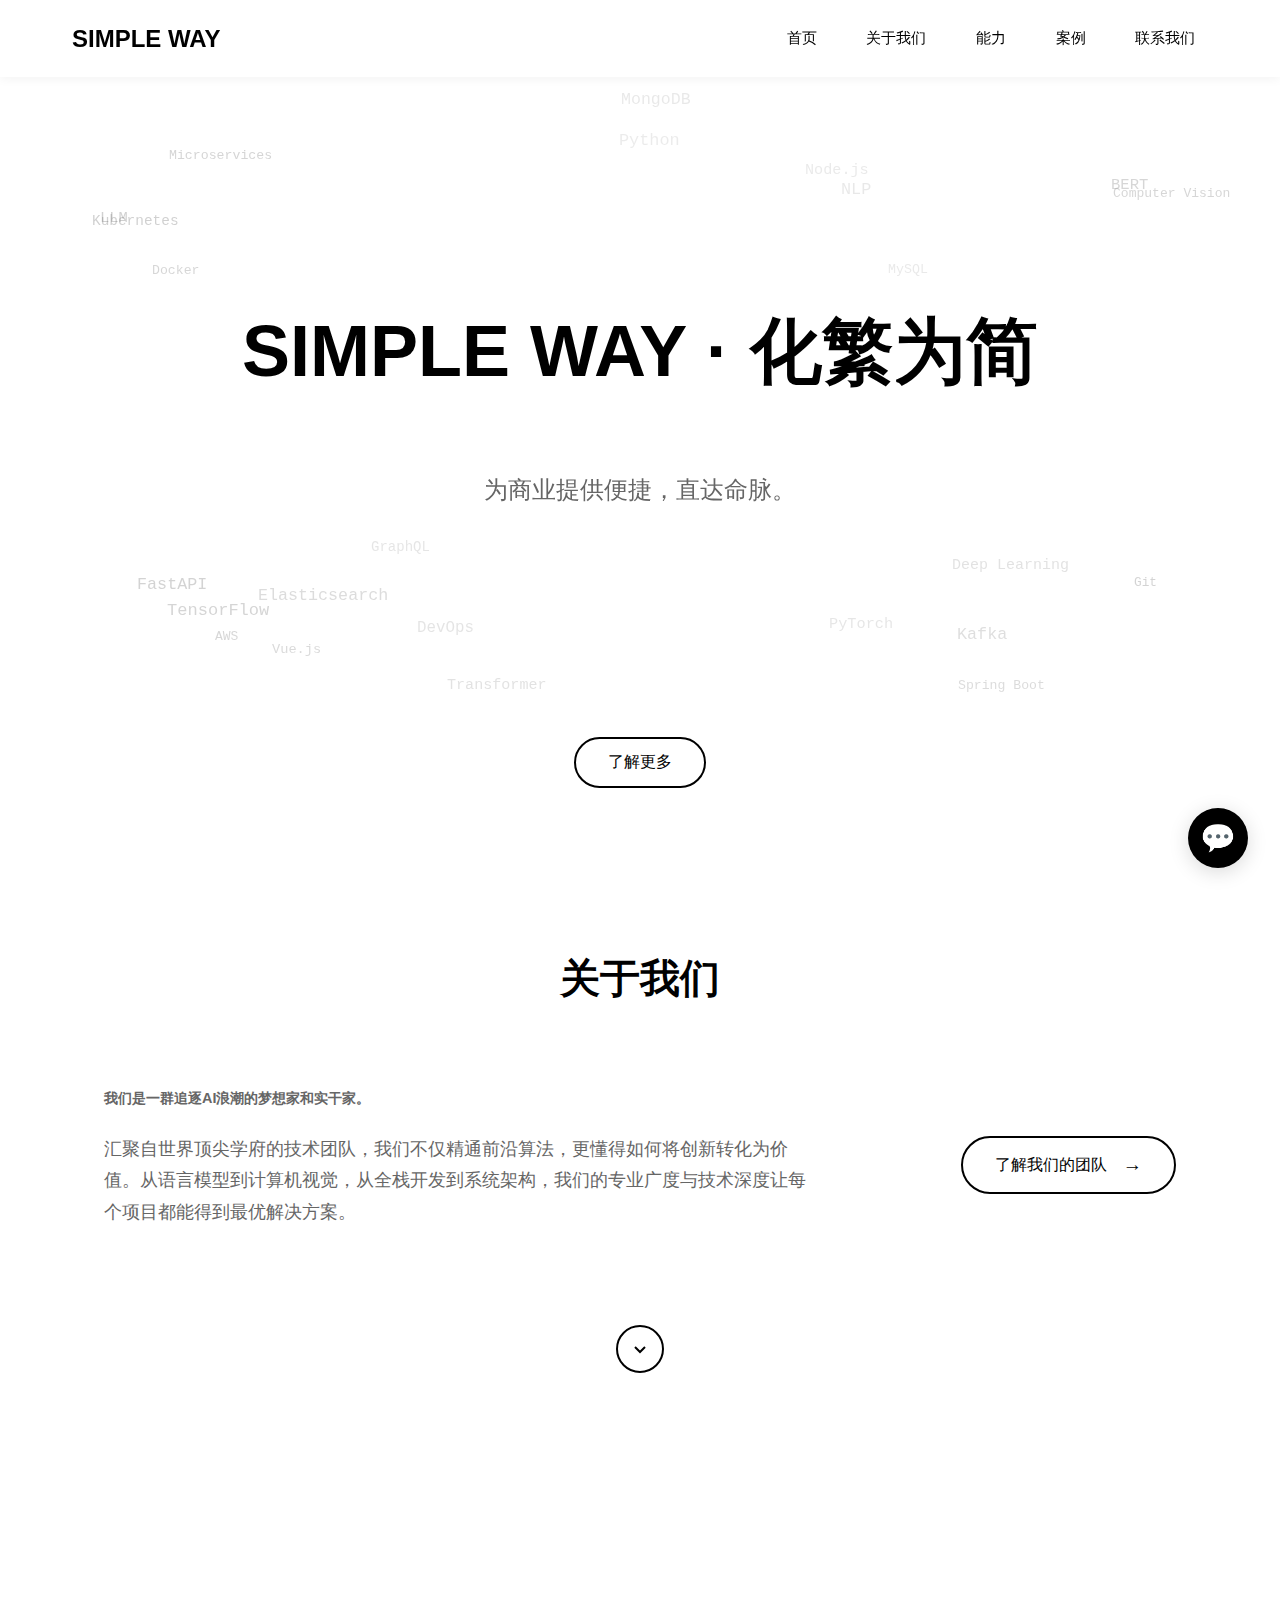
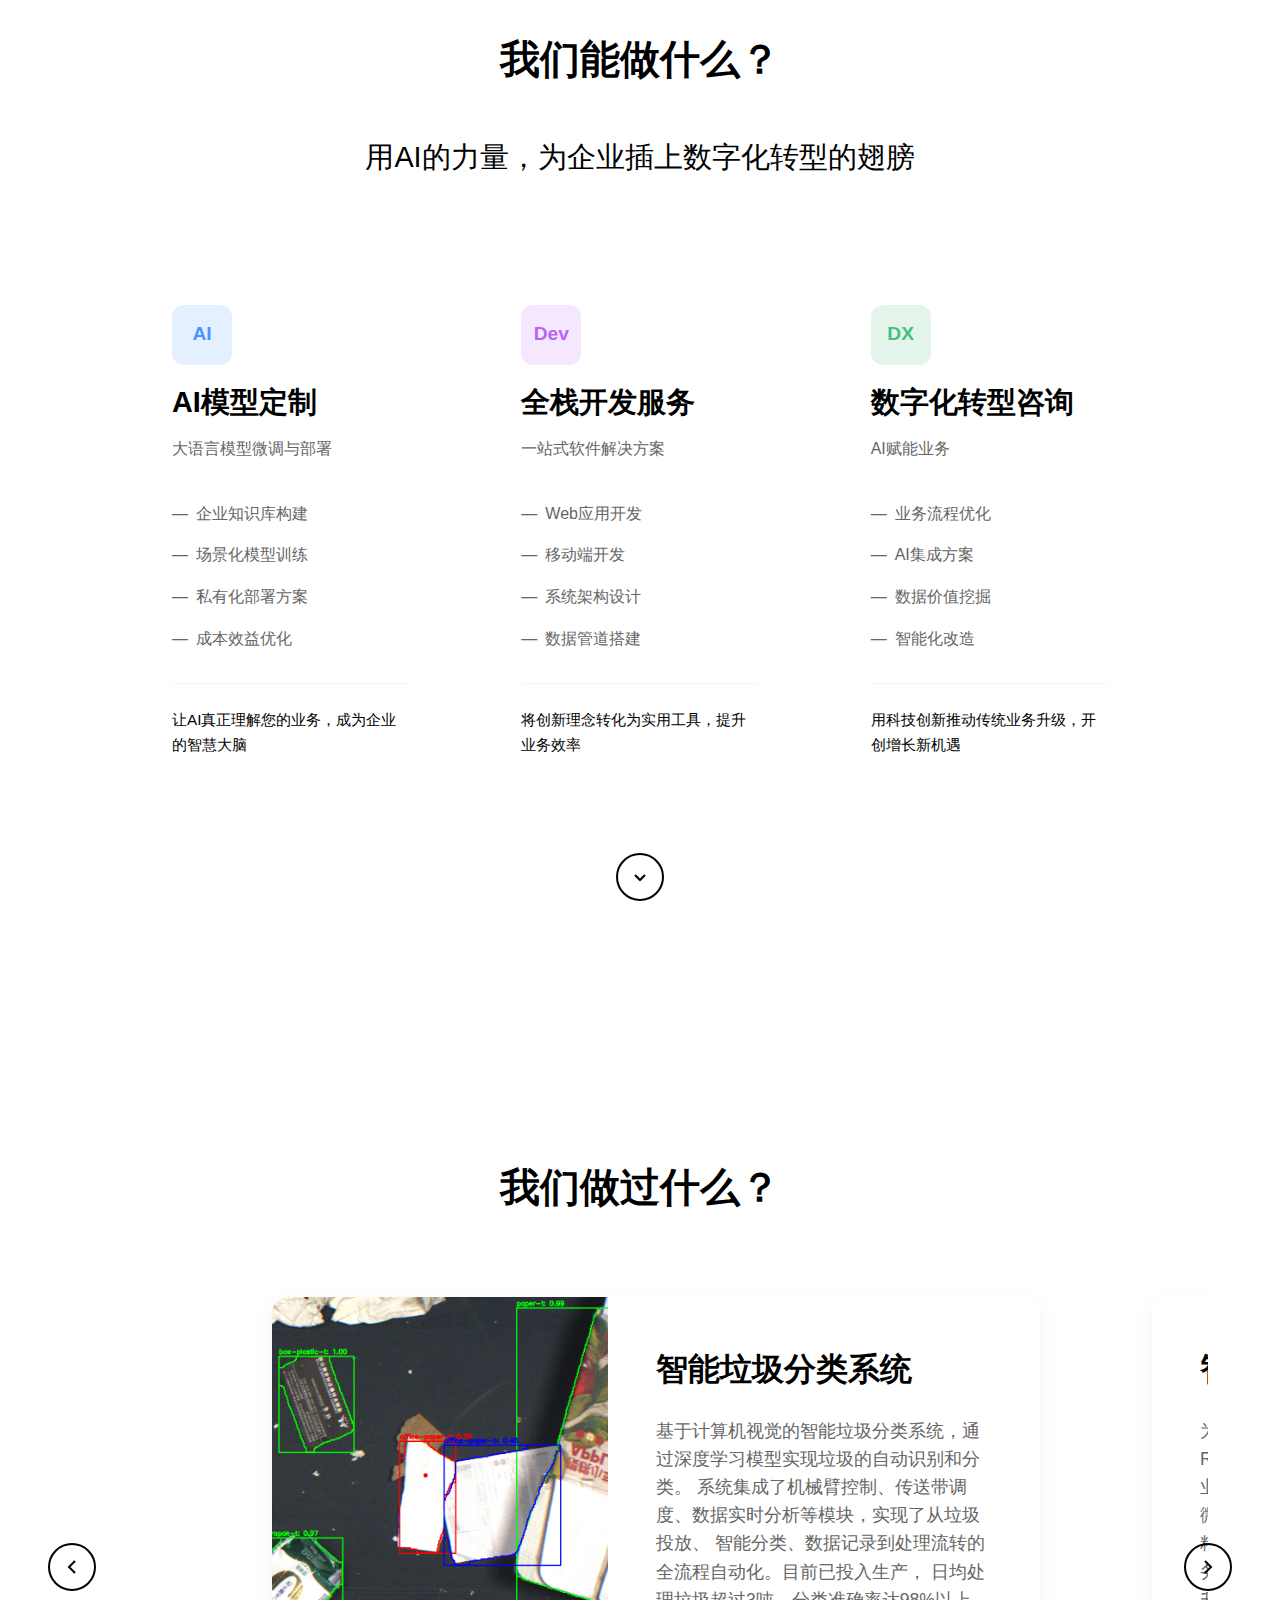
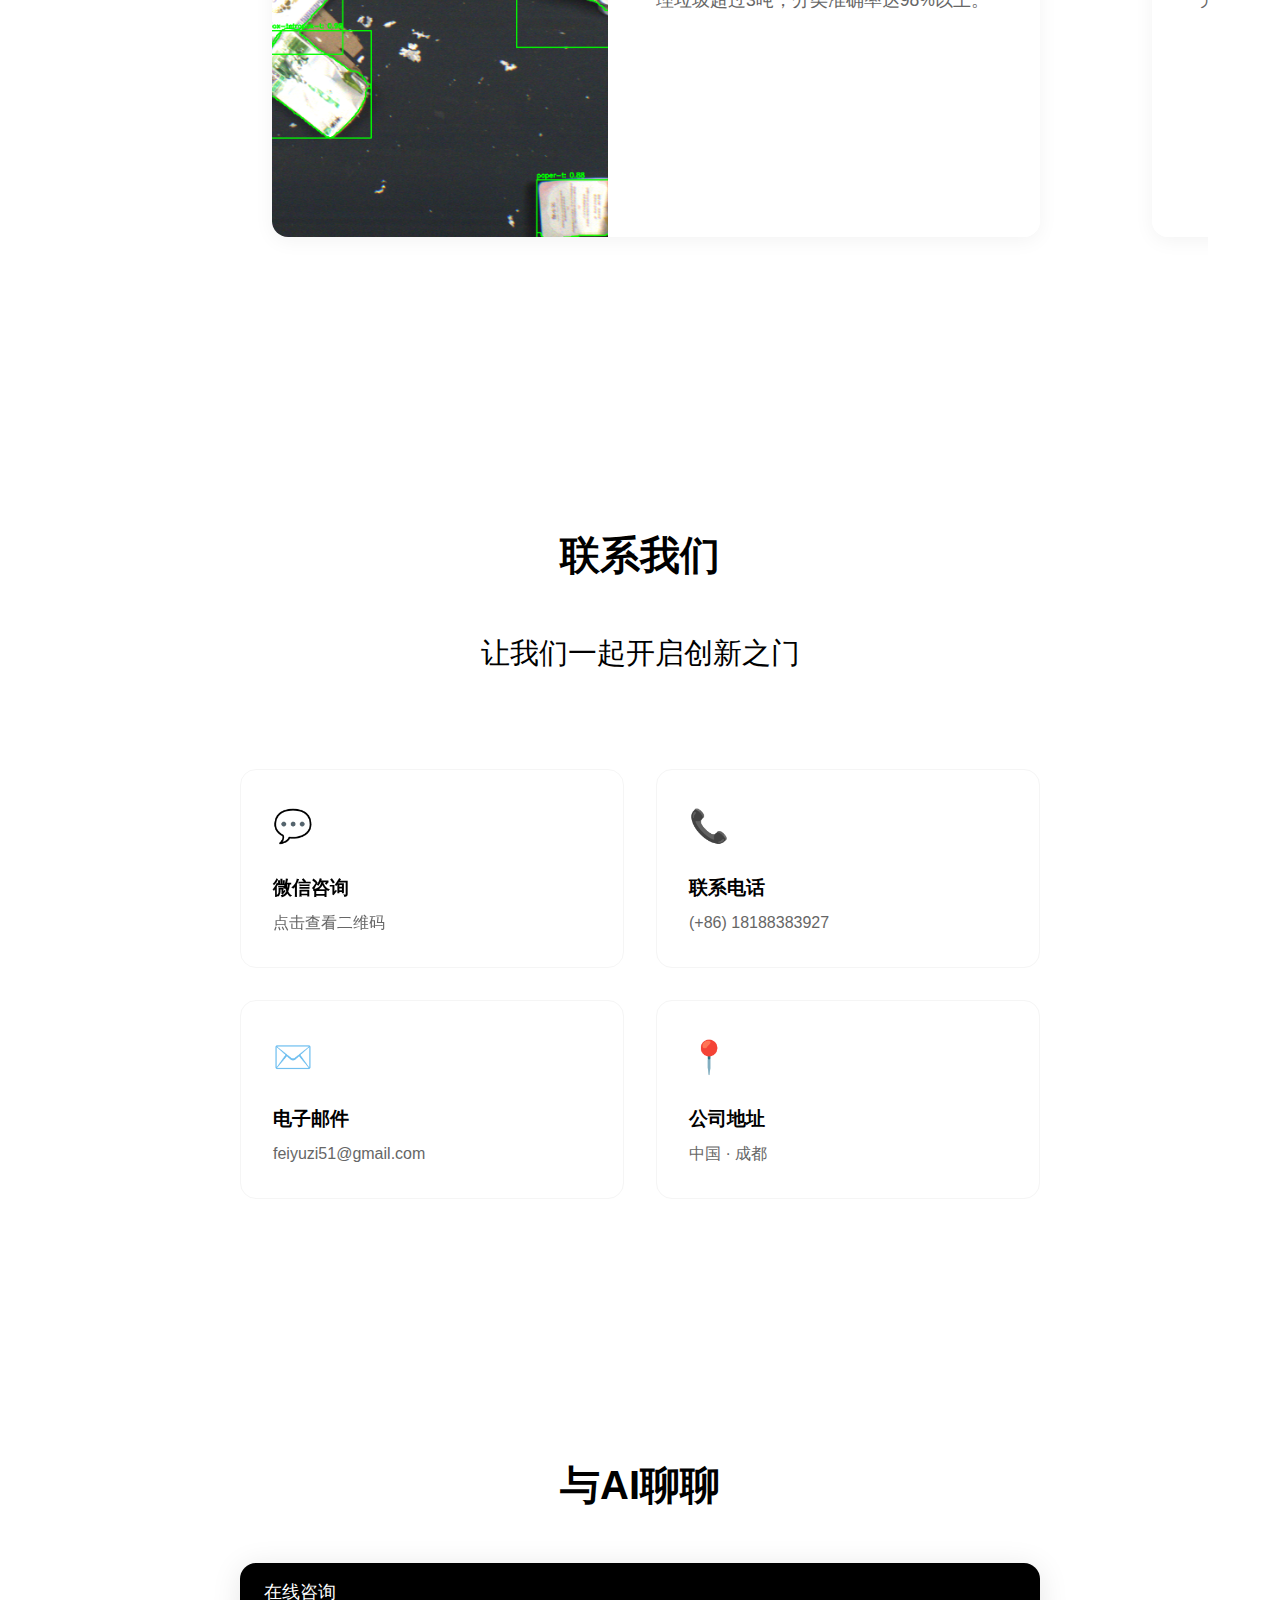
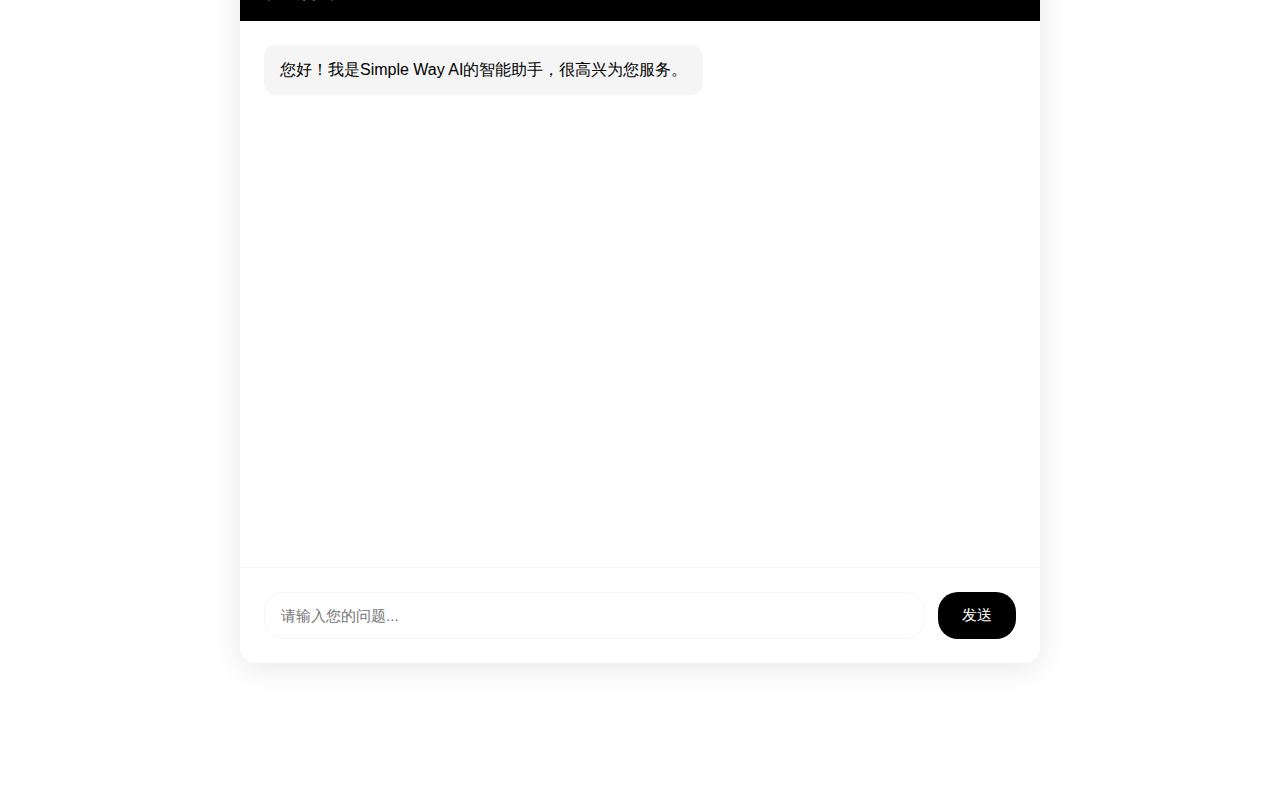
<file: index.html>
<!DOCTYPE html>
<html lang="zh">
<head>
    <meta charset="UTF-8">
    <meta name="viewport" content="width=device-width, initial-scale=1.0">
    <title>Simple Way AI</title>
    <link rel="stylesheet" href="css/style.css">
    <link rel="stylesheet" href="css/chat-simple.css">
</head>
<body>
    <nav>
        <div class="nav-container">
            <a href="/" class="logo">SIMPLE WAY</a>
            <div class="nav-links">
                <a href="/#home">首页</a>
                <a href="/#about">关于我们</a>
                <a href="/#capabilities">能力</a>
                <a href="/#portfolio">案例</a>
                <a href="/#contact">联系我们</a>
            </div>
        </div>
    </nav>

    <main>
        <section class="hero">
            <div class="word-cloud-container">
                <div class="word-cloud"></div>
            </div>
            <h1>
                SIMPLE WAY · 化繁为简
            </h1>
            <div class="mission-wrapper">
                <p>为商业提供便捷，直达命脉。</p>
            </div>
            <button class="scroll-btn" onclick="scrollToNext()">了解更多</button>
        </section>

        <section id="about" class="about-section">
            <div class="container">
                <h2 class="section-title">关于我们</h2>
                <div class="about-content">
                    <div class="about-text">
                        <p class="highlight-text">
                            我们是一群追逐AI浪潮的梦想家和实干家。
                        </p>
                        <p class="main-text">
                            汇聚自世界顶尖学府的技术团队，我们不仅精通前沿算法，更懂得如何将创新转化为价值。从语言模型到计算机视觉，从全栈开发到系统架构，我们的专业广度与技术深度让每个项目都能得到最优解决方案。
                        </p>
                    </div>
                    <div class="team-link-container">
                        <a href="/team.html" class="team-link" onclick="return closeAndRedirect(event, '/team.html')">
                            <span class="team-link-text">了解我们的团队</span>
                            <span class="team-link-icon">→</span>
                        </a>
                    </div>
                </div>
                <div class="scroll-indicator">
                    <button class="circle-btn" onclick="scrollToNext()">
                        <svg class="arrow-icon" viewBox="0 0 24 24">
                            <path d="M7 10l5 5 5-5"></path>
                        </svg>
                    </button>
                </div>
            </div>
        </section>

        <section id="capabilities" class="capabilities-section">
            <div class="container">
                <h2 class="section-title">我们能做什么？</h2>
                <div class="capabilities-content">
                    <div class="capabilities-intro">
                        <p class="capabilities-headline">
                            用AI的力量，为企业插上数字化转型的翅膀
                        </p>
                    </div>

                    <div class="capabilities-grid">
                        <div class="capability-item">
                            <div class="capability-header">
                                <div class="capability-icon">AI</div>
                                <h3>AI模型定制</h3>
                                <p class="main-capability">大语言模型微调与部署</p>
                            </div>
                            <ul class="capability-list">
                                <li>企业知识库构建</li>
                                <li>场景化模型训练</li>
                                <li>私有化部署方案</li>
                                <li>成本效益优化</li>
                            </ul>
                            <p class="value-prop">让AI真正理解您的业务，成为企业的智慧大脑</p>
                        </div>

                        <div class="capability-item">
                            <div class="capability-header">
                                <div class="capability-icon">Dev</div>
                                <h3>全栈开发服务</h3>
                                <p class="main-capability">一站式软件解决方案</p>
                            </div>
                            <ul class="capability-list">
                                <li>Web应用开发</li>
                                <li>移动端开发</li>
                                <li>系统架构设计</li>
                                <li>数据管道搭建</li>
                            </ul>
                            <p class="value-prop">将创新理念转化为实用工具，提升业务效率</p>
                        </div>

                        <div class="capability-item">
                            <div class="capability-header">
                                <div class="capability-icon">DX</div>
                                <h3>数字化转型咨询</h3>
                                <p class="main-capability">AI赋能业务</p>
                            </div>
                            <ul class="capability-list">
                                <li>业务流程优化</li>
                                <li>AI集成方案</li>
                                <li>数据价值挖掘</li>
                                <li>智能化改造</li>
                            </ul>
                            <p class="value-prop">用科技创新推动传统业务升级，开创增长新机遇</p>
                        </div>
                    </div>
                </div>
                <div class="scroll-indicator">
                    <button class="circle-btn" onclick="scrollToNext()">
                        <svg class="arrow-icon" viewBox="0 0 24 24">
                            <path d="M7 10l5 5 5-5"></path>
                        </svg>
                    </button>
                </div>
            </div>
        </section>

        <section id="portfolio" class="portfolio-section">
            <div class="container">
                <h2 class="section-title">我们做过什么？</h2>
                <div class="portfolio-container">
                    <!-- 左箭头按钮 -->
                    <button class="portfolio-arrow left" id="scrollLeft" aria-label="Previous">
                        <svg viewBox="0 0 24 24">
                            <path d="M15 18l-6-6 6-6"></path>
                        </svg>
                    </button>

                    <!-- 项目卡片容器 -->
                    <div class="portfolio-scroll">
                        <div class="portfolio-card">
                            <div class="card-image">
                                <img src="image/garbage.png" alt="智能垃圾分类系统" style="width: 100%; height: 100%; object-fit: cover;">
                            </div>
                            <div class="card-content">
                                <div class="content-wrapper">
                                    <h3 class="card-title">智能垃圾分类系统</h3>
                                    <p class="card-description">
                                        基于计算机视觉的智能垃圾分类系统，通过深度学习模型实现垃圾的自动识别和分类。
                                        系统集成了机械臂控制、传送带调度、数据实时分析等模块，实现了从垃圾投放、
                                        智能分类、数据记录到处理流转的全流程自动化。目前已投入生产，
                                        日均处理垃圾超过3吨，分类准确率达98%以上。
                                    </p>
                                </div>
                            </div>
                        </div>

                        <div class="portfolio-card">
                            <div class="card-content">
                                <div class="content-wrapper">
                                    <h3 class="card-title">智能知识库问答机器人</h3>
                                    <p class="card-description">
                                        为某知名车企定制的AI问答机器人，通过RAG技术实现精准的知识检索。
                                        系统对企业文档进行深度清洗和向量化存储，结合微调后的大语言模型，
                                        实现对用户询问的精准理解和回答。目前系统支持产品、服务、技术等
                                        多个领域的智能问答，大幅提升了客服效率用户满意度。
                                    </p>
                                </div>
                            </div>
                            <div class="card-image">
                                <img src="image/chatbot.png" alt="AI问答机器人" style="width: 100%; height: 100%; object-fit: cover;">
                            </div>
                        </div>
                    </div>

                    <!-- 右箭头按钮 -->
                    <button class="portfolio-arrow right" id="scrollRight" aria-label="Next">
                        <svg viewBox="0 0 24 24">
                            <path d="M9 18l6-6-6-6"></path>
                        </svg>
                    </button>
                </div>
            </div>
        </section>

        <section id="contact" class="contact-section">
            <div class="container">
                <h2 class="section-title">联系我们</h2>
                <div class="contact-content">
                    <div class="contact-intro">
                        <p class="contact-headline">让我们一起开启创新之门</p>
                    </div>
                    
                    <div class="contact-info">
                        <div class="info-item wechat-card">
                            <div class="card-inner">
                                <div class="card-front">
                                    <div class="info-icon">💬</div>
                                    <div class="info-content">
                                        <h3>微信咨询</h3>
                                        <p>点击查看二维码</p>
                                    </div>
                                </div>
                                <div class="card-back">
                                    <div class="qr-code">
                                        <img src="image/qrcode.JPG" alt="微信二维码" />
                                    </div>
                                </div>
                            </div>
                        </div>
                        
                        <div class="info-item">
                            <div class="info-icon">📞</div>
                            <div class="info-content">
                                <h3>联系电话</h3>
                                <p>(+86) 18188383927</p>
                            </div>
                        </div>
                        
                        <div class="info-item">
                            <div class="info-icon">✉️</div>
                            <div class="info-content">
                                <h3>电子邮件</h3>
                                <p>feiyuzi51@gmail.com</p>
                            </div>
                        </div>
                        
                        <div class="info-item">
                            <div class="info-icon">📍</div>
                            <div class="info-content">
                                <h3>公司地址</h3>
                                <p>中国 · 成都</p>
                            </div>
                        </div>
                    </div>
                </div>
            </div>
        </section>

        <section id="ai-chat" class="ai-chat-section">
            <div class="container">
                <h2 class="section-title">与AI聊聊</h2>
                <div class="ai-chat-content">
                    <!-- 复制聊天界面的结构 -->
                    <div class="chat-header">
                        <h3>在线咨询</h3>
                    </div>
                    <div class="chat-messages">
                        <div class="message system">
                            您好！我是Simple Way AI的智能助手，很高兴为您服务。
                        </div>
                    </div>
                    <div class="chat-input">
                        <input type="text" placeholder="请输入您的问题..." aria-label="Type a message">
                        <button class="send-message" aria-label="Send message">发送</button>
                    </div>
                </div>
            </div>
        </section>
    </main>
    <div class="chat-bubble">
        <button class="chat-bubble-button" aria-label="Open chat">
            <span class="chat-bubble-icon">💬</span>
        </button>
    </div>

    <div class="chat-container">
        <div class="chat-header">
            <h3>在线咨询</h3>
            <button class="close-chat" aria-label="Close chat">×</button>
        </div>
        <div class="chat-messages">
            <div class="message system">
                您好！我是Simple Way AI的智能助手，很高兴为您服务。
            </div>
        </div>
        <div class="chat-input">
            <input type="text" placeholder="请输入您的问题..." aria-label="Type a message">
            <button class="send-message" aria-label="Send message">发送</button>
        </div>
    </div>

    <script src="js/main.js"></script>
    <script src="js/chat-ai.js"></script>
    <script src="js/chat-simple.js"></script>
    <script>
    function closeAndRedirect(event, url) {
        event.preventDefault();  // 阻止默认跳转
        const chatContainer = document.querySelector('.chat-container');
        
        if (chatContainer.classList.contains('active')) {
            chatContainer.classList.remove('active');
            chatContainer.style.opacity = '0';
            chatContainer.style.visibility = 'hidden';
            
            // 等待动画完成后再跳转
            setTimeout(() => {
                window.location.href = url;
            }, 300);  // 与 CSS transition 时间一致
            return false;
        }
        
        // 如果聊天框本来就是关闭的，直接跳转
        window.location.href = url;
        return false;
    }
    </script>
</body>
</html>
</file>
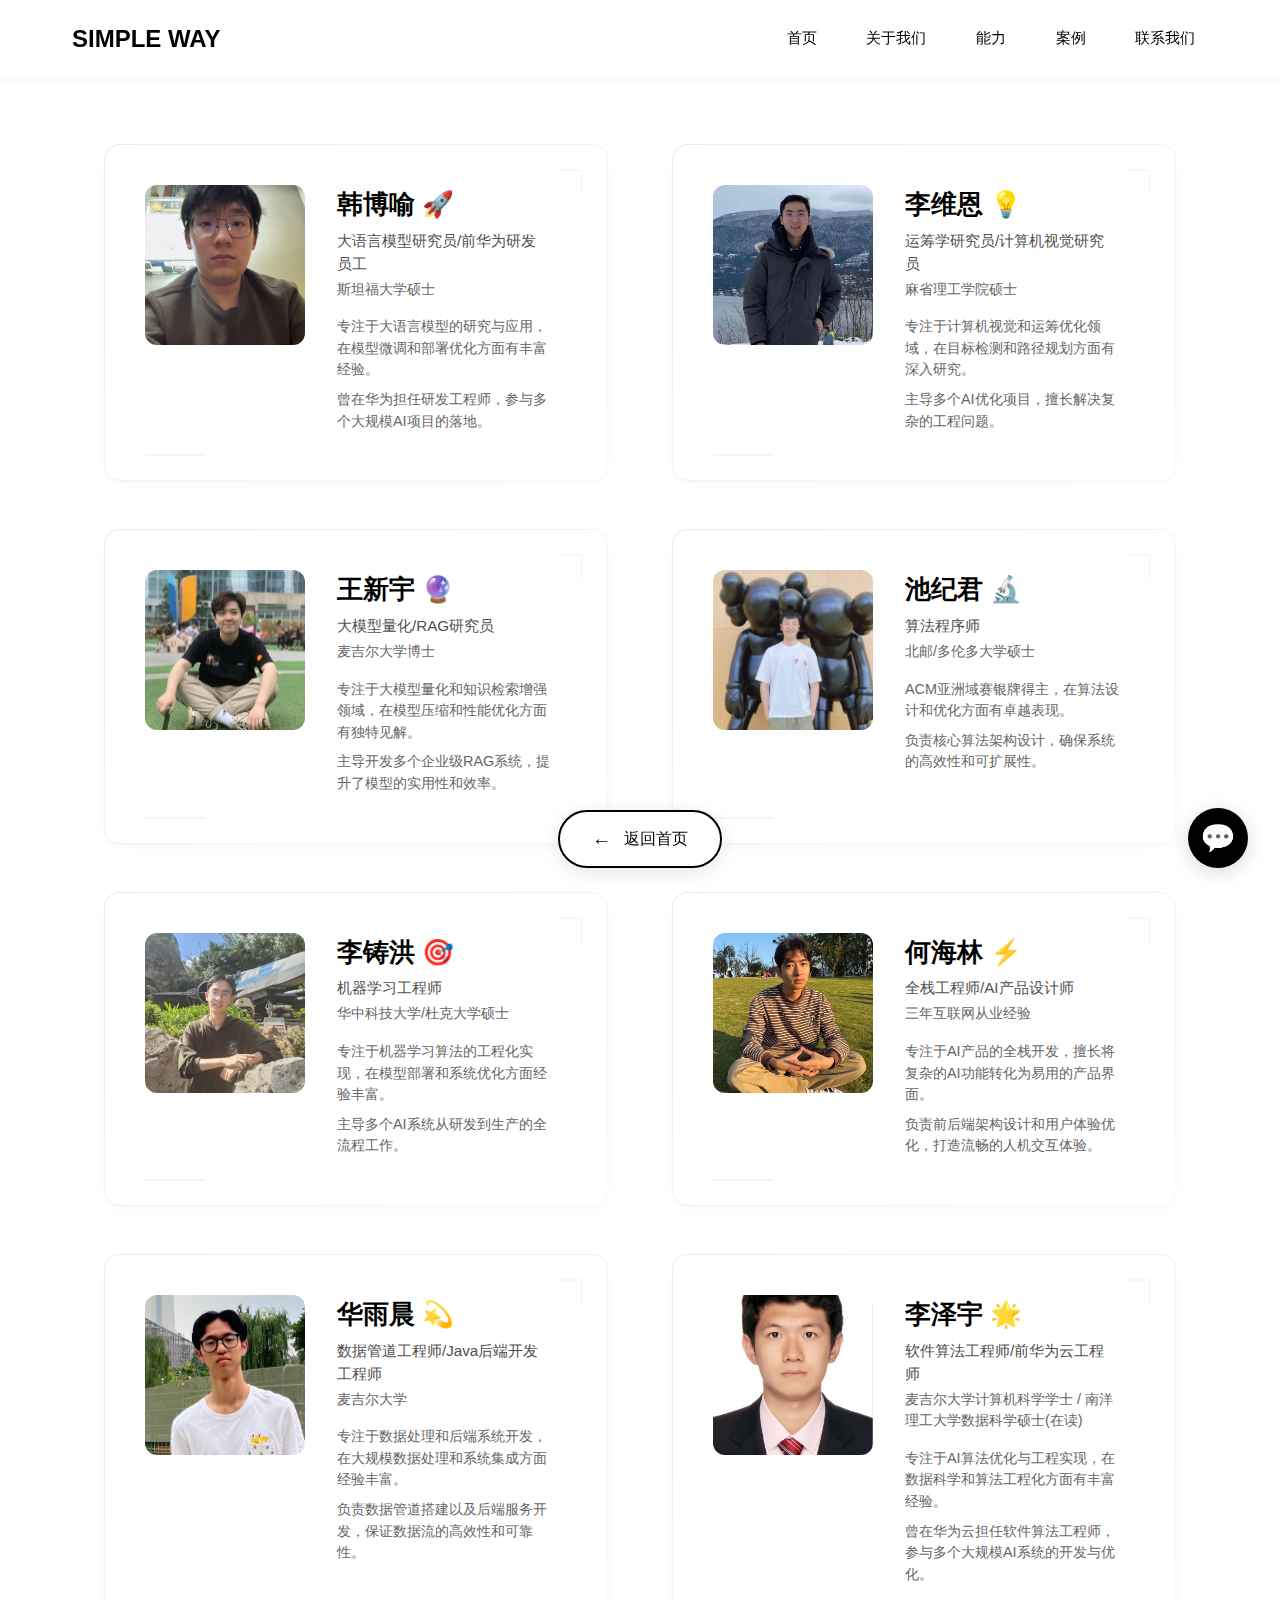
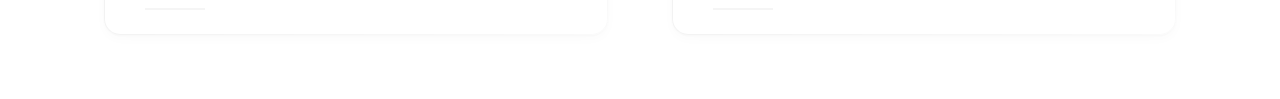
<file: team.html>
<!DOCTYPE html>
<html lang="zh">
<head>
    <meta charset="UTF-8">
    <meta name="viewport" content="width=device-width, initial-scale=1.0">
    <title>团队介绍 - Simple Way AI</title>
    <link rel="stylesheet" href="css/style.css">
    <link rel="stylesheet" href="css/team-page.css">
</head>
<body>
    <nav>
        <div class="nav-container">
            <a href="/" class="logo">SIMPLE WAY</a>
            <div class="nav-links">
                <a href="/#home">首页</a>
                <a href="/#about">关于我们</a>
                <a href="/#capabilities">能力</a>
                <a href="/#portfolio">案例</a>
                <a href="/#contact">联系我们</a>
            </div>
        </div>
    </nav>

    <main>
        <section class="team-page">
            <div class="container">
                <div class="team-members">
                    <!-- 韩博喻 -->
                    <div class="member-detail">
                        <div class="member-photo-wrapper">
                            <img src="image/Alain.jpg" alt="韩博喻">
                        </div>
                        <div class="member-info">
                            <h2>韩博喻 🚀</h2>
                            <p class="member-role">大语言模型研究员/前华为研发员工</p>
                            <p class="member-education">斯坦福大学硕士</p>
                            <div class="member-description">
                                <p>专注于大语言模型的研究与应用，在模型微调和部署优化方面有丰富经验。</p>
                                <p>曾在华为担任研发工程师，参与多个大规模AI项目的落地。</p>
                            </div>
                        </div>
                    </div>

                    <!-- 李维恩 -->
                    <div class="member-detail">
                        <div class="member-photo-wrapper">
                            <img src="image/Barry.jpg" alt="李维恩">
                        </div>
                        <div class="member-info">
                            <h2>李维恩 💡</h2>
                            <p class="member-role">运筹学研究员/计算机视觉研究员</p>
                            <p class="member-education">麻省理工学院硕士</p>
                            <div class="member-description">
                                <p>专注于计算机视觉和运筹优化领域，在目标检测和路径规划方面有深入研究。</p>
                                <p>主导多个AI优化项目，擅长解决复杂的工程问题。</p>
                            </div>
                        </div>
                    </div>

                    <!-- 王新宇 -->
                    <div class="member-detail">
                        <div class="member-photo-wrapper">
                            <img src="image/xinyu.jpg" alt="王新宇">
                        </div>
                        <div class="member-info">
                            <h2>王新宇 🔮</h2>
                            <p class="member-role">大模型量化/RAG研究员</p>
                            <p class="member-education">麦吉尔大学博士</p>
                            <div class="member-description">
                                <p>专注于大模型量化和知识检索增强领域，在模型压缩和性能优化方面有独特见解。</p>
                                <p>主导开发多个企业级RAG系统，提升了模型的实用性和效率。</p>
                            </div>
                        </div>
                    </div>

                    <!-- 池纪君 -->
                    <div class="member-detail">
                        <div class="member-photo-wrapper">
                            <img src="image/chijj.jpg" alt="池纪君">
                        </div>
                        <div class="member-info">
                            <h2>池纪君 🔬</h2>
                            <p class="member-role">算法程序师</p>
                            <p class="member-education">北邮/多伦多大学硕士</p>
                            <div class="member-description">
                                <p>ACM亚洲域赛银牌得主，在算法设计和优化方面有卓越表现。</p>
                                <p>负责核心算法架构设计，确保系统的高效性和可扩展性。</p>
                            </div>
                        </div>
                    </div>

                    <!-- 李铸洪 -->
                    <div class="member-detail">
                        <div class="member-photo-wrapper">
                            <img src="image/zhuhong.jpg" alt="李铸洪">
                        </div>
                        <div class="member-info">
                            <h2>李铸洪 🎯</h2>
                            <p class="member-role">机器学习工程师</p>
                            <p class="member-education">华中科技大学/杜克大学硕士</p>
                            <div class="member-description">
                                <p>专注于机器学习算法的工程化实现，在模型部署和系统优化方面经验丰富。</p>
                                <p>主导多个AI系统从研发到生产的全流程工作。</p>
                            </div>
                        </div>
                    </div>

                    <!-- 何海林 -->
                    <div class="member-detail">
                        <div class="member-photo-wrapper">
                            <img src="image/hailin.jpg" alt="何海林">
                        </div>
                        <div class="member-info">
                            <h2>何海林 ⚡</h2>
                            <p class="member-role">全栈工程师/AI产品设计师</p>
                            <p class="member-education">三年互联网从业经验</p>
                            <div class="member-description">
                                <p>专注于AI产品的全栈开发，擅长将复杂的AI功能转化为易用的产品界面。</p>
                                <p>负责前后端架构设计和用户体验优化，打造流畅的人机交互体验。</p>
                            </div>
                        </div>
                    </div>

                    <!-- 华雨晨 -->
                    <div class="member-detail">
                        <div class="member-photo-wrapper">
                            <img src="image/yuchen.jpg" alt="华雨晨">
                        </div>
                        <div class="member-info">
                            <h2>华雨晨 💫</h2>
                            <p class="member-role">数据管道工程师/Java后端开发工程师</p>
                            <p class="member-education">麦吉尔大学</p>
                            <div class="member-description">
                                <p>专注于数据处理和后端系统开发，在大规模数据处理和系统集成方面经验丰富。</p>
                                <p>负责数据管道搭建以及后端服务开发，保证数据流的高效性和可靠性。</p>
                            </div>
                        </div>
                    </div>

                    <!-- 李泽宇 -->
                    <div class="member-detail">
                        <div class="member-photo-wrapper">
                            <img src="image/lzy.png" alt="李泽宇">
                        </div>
                        <div class="member-info">
                            <h2>李泽宇 🌟</h2>
                            <p class="member-role">软件算法工程师/前华为云工程师</p>
                            <p class="member-education">麦吉尔大学计算机科学学士 / 南洋理工大学数据科学硕士(在读)</p>
                            <div class="member-description">
                                <p>专注于AI算法优化与工程实现，在数据科学和算法工程化方面有丰富经验。</p>
                                <p>曾在华为云担任软件算法工程师，参与多个大规模AI系统的开发与优化。</p>
                            </div>
                        </div>
                    </div>

                    <!-- 其他成员类似结构 -->
                </div>
            </div>
        </section>
    </main>

    <button class="float-back-btn" onclick="window.location.href='/#about'">
        <span class="back-icon">←</span>
        <span class="back-text">返回首页</span>
    </button>

    <div class="chat-bubble">
        <button class="chat-bubble-button" aria-label="Open chat">
            <span class="chat-bubble-icon">💬</span>
        </button>
    </div>

    <div class="chat-container">
        <div class="chat-header">
            <h3>在线咨询</h3>
            <button class="close-chat" aria-label="Close chat">×</button>
        </div>
        <div class="chat-messages">
            <div class="message system">
                您好！我是Simple Way AI的智能助手，很高兴为您服务。
            </div>
        </div>
        <div class="chat-input">
            <input type="text" placeholder="请输入您的问题..." aria-label="Type a message">
            <button class="send-message" aria-label="Send message">发送</button>
        </div>
    </div>

    <link rel="stylesheet" href="css/chat-simple.css">
    <script src="js/chat-ai.js"></script>
    <script src="js/chat-simple.js"></script>
</body>
</html>
</file>
<file: css/style.css>
:root {
  --primary: #000000;
  --secondary: #666666;
  --accent: #0066FF;
  --background: #FFFFFF;
  --light-gray: #F5F5F5;
  --font-main: -apple-system, BlinkMacSystemFont, "Segoe UI", Roboto, sans-serif;
  --font-heading: "SF Pro Display", -apple-system, BlinkMacSystemFont, sans-serif;
}

* {
  margin: 0;
  padding: 0;
  box-sizing: border-box;
}

body {
  font-family: var(--font-main);
  line-height: 1.5;
  color: var(--primary);
  background: var(--background);
}

/* 修改导航栏样式 */
nav {
    position: fixed;
    top: 0;
    left: 0;
    width: 100%;
    background: rgba(255, 255, 255, 0.95);
    backdrop-filter: blur(10px);
    box-shadow: 0 2px 10px rgba(0, 0, 0, 0.05);
    z-index: 1000;
}

.nav-container {
    max-width: 1200px;
    margin: 0 auto;
    padding: 1.2rem 2rem;
    display: flex;
    justify-content: space-between;
    align-items: center;
    transition: padding 0.3s ease;
}

/* 滚动时的样式 */
.nav-scrolled .nav-container {
    padding: 1rem 2rem;
}

/* 调整主要内容区域的上边距 */
main {
    padding-top: 80px;
}

.hero {
    margin-top: -80px;
    padding-top: 80px;
}

.nav-links {
    display: flex;
    gap: 1.5rem;
}

.nav-links a {
    color: var(--primary);
    text-decoration: none;
    font-size: 0.95rem;
    font-weight: 500;
    padding: 0.5rem 0.8rem;
    border-radius: 6px;
    transition: all 0.3s ease;
    position: relative;
}

.nav-links a::after {
    content: '';
    position: absolute;
    bottom: 0;
    left: 50%;
    width: 0;
    height: 2px;
    background: var(--primary);
    transition: all 0.3s ease;
    transform: translateX(-50%);
}

.nav-links a:hover::after {
    width: calc(100% - 1.6rem);
}

.nav-links a:hover {
    background: var(--light-gray);
}

.logo {
  font-family: var(--font-heading);
  font-weight: 700;
  font-size: 1.5rem;
  text-decoration: none;
  color: var(--primary);
}

.hero {
  position: relative;
  height: calc(100vh - 80px);
  margin-top: -80px;
  padding-top: 80px;
  display: flex;
  flex-direction: column;
  justify-content: center;
  align-items: center;
  padding: 0 2rem;
  text-align: center;
}

.hero h1 {
  position: relative;
  z-index: 2;
  font-family: var(--font-heading);
  font-size: 4.5rem;
  line-height: 1.1;
  margin-bottom: 2rem;
  font-weight: 700;
  background: var(--background);
  padding: 1rem 2rem;
  border-radius: 12px;
}

.mission-wrapper {
  position: relative;
  z-index: 2;
  max-width: 600px;
  margin: 0 auto;
  font-size: 1.5rem;
  color: var(--secondary);
  background: var(--background);
  padding: 1rem 2rem;
  border-radius: 12px;
}

.features-grid {
  display: grid;
  grid-template-columns: repeat(auto-fit, minmax(300px, 1fr));
  gap: 2rem;
  padding: 4rem 2rem;
  max-width: 1200px;
  margin: 0 auto;
}

.feature-card {
  padding: 2rem;
  background: var(--light-gray);
  border-radius: 12px;
  transition: transform 0.3s ease;
}

.feature-card:hover {
  transform: translateY(-5px);
}

.scroll-btn {
  position: absolute;
  bottom: 2rem;
  left: 50%;
  transform: translateX(-50%);
  background: transparent;
  border: 2px solid var(--primary);
  border-radius: 30px;
  padding: 0.8rem 2rem;
  font-family: var(--font-main);
  font-size: 1rem;
  color: var(--primary);
  cursor: pointer;
  transition: all 0.3s ease;
  z-index: 10;
}

.scroll-btn:hover {
  background: var(--primary);
  color: var(--background);
}

/* 通用器样式 */
.container {
    max-width: 1200px;
    margin: 0 auto;
    padding: 0 2rem;
}

/* 通用区块样式 */
.section-title {
    font-family: var(--font-heading);
    font-size: 2.5rem;
    font-weight: 700;
    margin-bottom: 3rem;
    text-align: center;
}

/* 关于我们区块 */
.about-section {
    padding: 8rem 0;
    background-color: var(--background);
    position: relative;
}

/* 能力展示区块 */
.capabilities-section {
    padding: 8rem 0;
    background-color: var(--background);
}

/* 项目展示区块 */
.portfolio-section {
    padding: 8rem 0;
    background-color: var(--background);
}

/* 内容区域样式 */
.about-content,
.capabilities-content,
.portfolio-content {
    max-width: 1000px;
    margin: 0 auto;
}

/* 关于我们区块样式增强 */
.about-content {
    display: flex;
    justify-content: space-between;
    align-items: flex-start;
    max-width: 1200px;
    margin: 0 auto;
    padding: 2rem;
}

.about-text {
    flex: 1;
    max-width: 70%;
    padding-right: 2rem;
}

.highlight-text {
    font-size: 1.5rem;
    font-weight: 600;
    margin-bottom: 1.5rem;
    color: var(--primary);
}

.main-text {
    font-size: 1.1rem;
    line-height: 1.8;
    color: var(--secondary);
}

.team-link-container {
    flex-shrink: 0;
    padding-top: 1rem;
}

.team-link {
    display: inline-flex;
    align-items: center;
    gap: 0.5rem;
    padding: 1rem 2rem;
    background: var(--primary);
    color: var(--background);
    text-decoration: none;
    border-radius: 8px;
    transition: all 0.3s ease;
}

.team-link:hover {
    transform: translateY(-2px);
    box-shadow: 0 4px 12px rgba(0, 0, 0, 0.1);
}

/* 移动端适配 */
@media (max-width: 768px) {
    .about-content {
        flex-direction: column;
        align-items: center;
        text-align: center;
        padding: 1.5rem;
    }

    .about-text {
        max-width: 100%;
        padding-right: 0;
        margin-bottom: 2rem;
    }

    .highlight-text {
        font-size: 1.3rem;
        margin-bottom: 1rem;
    }

    .main-text {
        font-size: 1rem;
        line-height: 1.6;
        margin-bottom: 1.5rem;
    }

    .team-link-container {
        width: 100%;
        display: flex;
        justify-content: center;
        padding-top: 0;
    }

    .team-link {
        padding: 0.8rem 1.5rem;
    }
}

@media (max-width: 480px) {
    .about-content {
        padding: 1rem;
    }

    .highlight-text {
        font-size: 1.2rem;
    }

    .main-text {
        font-size: 0.95rem;
    }
}

/* 能力展示区块样式增强 */
.capabilities-intro {
    text-align: center;
    margin-bottom: 6rem;
}

.capabilities-headline {
    font-size: 1.8rem;
    color: var(--primary);
    font-weight: 500;
    line-height: 1.4;
    font-family: var(--font-heading);
    max-width: 800px;
    margin: 0 auto;
}

.capabilities-grid {
    display: grid;
    grid-template-columns: repeat(3, 1fr);
    gap: 3rem;
    max-width: 1200px;
    margin: 0 auto;
}

.capability-item {
    padding: 2rem;
    transition: all 0.3s ease;
    position: relative;
}

.capability-item::after {
    content: '';
    position: absolute;
    bottom: 0;
    left: 0;
    width: 0;
    height: 2px;
    background: var(--light-gray);
    transition: width 0.3s ease;
}

.capability-item:hover::after {
    width: 100%;
    background: var(--primary);
}

.capability-header {
    margin-bottom: 2.5rem;
}

.capability-icon {
    background: var(--light-gray);
    width: 60px;
    height: 60px;
    border-radius: 12px;
    display: flex;
    align-items: center;
    justify-content: center;
    font-weight: 600;
    font-size: 1.2rem;
    margin-bottom: 1rem;
}

/* AI模块的颜色 - 使用柔和的蓝色 */
.capability-item:nth-child(1) .capability-icon {
    background: rgba(71, 148, 255, 0.15);
    color: rgb(71, 148, 255);
}

.capability-item:nth-child(1):hover .capability-icon {
    background: rgb(71, 148, 255);
    color: white;
}

/* Dev模块的颜色 - 使用柔和的紫色 */
.capability-item:nth-child(2) .capability-icon {
    background: rgba(185, 99, 246, 0.15);
    color: rgb(185, 99, 246);
}

.capability-item:nth-child(2):hover .capability-icon {
    background: rgb(185, 99, 246);
    color: white;
}

/* DX模���的颜色 - 使用柔和的绿色 */
.capability-item:nth-child(3) .capability-icon {
    background: rgba(68, 190, 124, 0.15);
    color: rgb(68, 190, 124);
}

.capability-item:nth-child(3):hover .capability-icon {
    background: rgb(68, 190, 124);
    color: white;
}

/* 修改hover效果，使用对应的颜色 */
.capability-item:nth-child(1):hover::after {
    background: rgb(71, 148, 255);
}

.capability-item:nth-child(2):hover::after {
    background: rgb(185, 99, 246);
}

.capability-item:nth-child(3):hover::after {
    background: rgb(68, 190, 124);
}

.capability-header h3 {
    font-family: var(--font-heading);
    font-size: 1.8rem;
    margin-bottom: 0.8rem;
    color: var(--primary);
}

.main-capability {
    font-size: 1rem;
    color: var(--secondary);
}

.capability-list {
    list-style: none;
    margin: 0;
    padding: 0;
    margin-bottom: 2rem;
}

.capability-list li {
    font-size: 1rem;
    color: var(--secondary);
    margin-bottom: 1rem;
    padding-left: 1.5rem;
    position: relative;
    line-height: 1.6;
}

.capability-list li::before {
    content: "—";
    position: absolute;
    left: 0;
    color: var(--secondary);
}

.value-prop {
    font-size: 0.95rem;
    color: var(--primary);
    line-height: 1.6;
    padding-top: 1.5rem;
    border-top: 1px solid var(--light-gray);
}

/* 响应式调整 */
@media (max-width: 1024px) {
    .capabilities-grid {
        grid-template-columns: repeat(2, 1fr);
        gap: 2rem;
    }
}

@media (max-width: 768px) {
    .capabilities-grid {
        grid-template-columns: 1fr;
    }

    .capabilities-section {
        padding: 3rem 1rem;
    }

    .capabilities-intro {
        margin-bottom: 2rem;
    }

    .capabilities-headline {
        font-size: 1.5rem;
        line-height: 1.4;
        margin-bottom: 1.5rem;
        padding: 0 1rem;
    }

    .capabilities-grid {
        display: grid;
        grid-template-columns: 1fr;
        gap: 1.5rem;
        padding: 0;
    }

    .capability-card {
        background: var(--light-gray);
        border-radius: 12px;
        padding: 1.5rem;
        margin: 0 1rem;
    }

    .capability-icon {
        width: 50px;
        height: 50px;
        min-width: 50px;  /* 添加最小宽度 */
        min-height: 50px; /* 添加最小高度 */
        border-radius: 8px;
        font-size: 1rem;
        margin: 0 auto 1rem auto;
        flex-shrink: 0;   /* 防止图标被压缩 */
        display: flex;
        align-items: center;
        justify-content: center;
        background: var(--light-gray);
    }

    .capability-item {
        padding: 1.5rem;
        background: white;
        border-radius: 12px;
        box-shadow: 0 2px 8px rgba(0,0,0,0.05);
    }

    .capability-header {
        display: flex;
        flex-direction: column;
        align-items: center;
        text-align: center;
        margin-bottom: 1rem;
    }
}

@media (max-width: 480px) {
    .capabilities-section {
        padding: 2rem 0.8rem;
    }

    .capabilities-headline {
        font-size: 1.3rem;
        padding: 0 0.8rem;
    }

    .capability-card {
        padding: 1.2rem;
        margin: 0 0.8rem;
    }

    .capability-icon {
        width: 45px;
        height: 45px;
        min-width: 45px;
        min-height: 45px;
        font-size: 0.9rem;
    }

    .capability-title {
        font-size: 1.2rem;
    }

    .capability-description {
        font-size: 0.9rem;
    }
}

.capabilities-footer {
    margin-top: 4rem;
    text-align: center;
    padding: 2rem;
    background: var(--background);
    border-radius: 12px;
}

.capabilities-footer h4 {
    font-family: var(--font-heading);
    color: var(--primary);
    margin-bottom: 1rem;
}

.value-statement {
    margin-bottom: 2rem;
}

.value-statement p,
.social-impact p {
    color: var(--secondary);
    font-size: 1.1rem;
}

.social-impact {
    padding-top: 2rem;
    border-top: 1px solid var(--light-gray);
}

/* 项目展示区样式 */
.portfolio-filter {
    display: flex;
    justify-content: center;
    gap: 1rem;
    margin-bottom: 3rem;
}

.filter-btn {
    padding: 0.8rem 1.5rem;
    border: none;
    border-radius: 30px;
    background: var(--light-gray);
    color: var(--secondary);
    cursor: pointer;
    transition: all 0.3s ease;
}

.filter-btn.active {
    background: var(--accent);
    color: white;
}

.portfolio-grid {
    display: grid;
    grid-template-columns: repeat(auto-fit, minmax(300px, 1fr));
    gap: 2rem;
    margin-top: 2rem;
}

.portfolio-card {
    flex: 0 0 60vw;
    height: 70vh;
    border-radius: 16px;
    scroll-snap-align: center;
    margin: 0 2rem;
    background: var(--background);
    overflow: hidden;
    display: flex;
    flex-direction: row;
    box-shadow: 0 4px 20px rgba(0, 0, 0, 0.05);
}

.card-image {
    flex: 1;
    overflow: hidden;
}

.card-image img {
    width: 100%;
    height: 100%;
    object-fit: cover;
    object-position: center;
}

.card-content {
    flex: 1;
    padding: 3rem;
    display: flex;
    flex-direction: column;
    justify-content: space-between;
    background: var(--background);
}

.content-wrapper {
    flex: 1;
}

.card-title {
    font-family: var(--font-heading);
    font-size: 2rem;
    color: var(--primary);
    margin-bottom: 1.5rem;
}

.card-description {
    font-size: 1.1rem;
    line-height: 1.6;
    color: var(--secondary);
}

.project-tag {
    display: inline-block;
    padding: 0.5rem 1rem;
    background: var(--light-gray);
    border-radius: 20px;
    font-size: 0.9rem;
    color: var(--accent);
    margin-bottom: 1rem;
}

.project-title {
    font-family: var(--font-heading);
    font-size: 1.5rem;
    margin-bottom: 1rem;
    color: var(--primary);
}

.project-description {
    color: var(--secondary);
    margin-bottom: 1.5rem;
    line-height: 1.6;
}

.project-highlights {
    background: var(--light-gray);
    padding: 1.5rem;
    border-radius: 12px;
}

.highlight-item {
    margin-bottom: 1rem;
}

.highlight-item:last-child {
    margin-bottom: 0;
}

.highlight-label {
    display: block;
    font-weight: 600;
    color: var(--primary);
    margin-bottom: 0.5rem;
}

.highlight-text {
    color: var(--secondary);
    font-size: 0.9rem;
}

/* 联系我们板块样式 */
.contact-section {
    padding: 8rem 0;
    background-color: var(--background);
}

.contact-content {
    max-width: 1200px;
    margin: 0 auto;
}

.contact-intro {
    text-align: center;
    margin-bottom: 6rem;
}

.contact-headline {
    font-size: 1.8rem;
    color: var(--primary);
    font-weight: 500;
    line-height: 1.4;
    font-family: var(--font-heading);
}

.contact-grid {
    display: flex;
    gap: 6rem;
    align-items: flex-start;
}

.contact-info {
    flex: 1;
    display: grid;
    grid-template-columns: repeat(2, 1fr);
    gap: 2rem;
}

.info-item {
    padding: 2rem;
    border: 1px solid var(--light-gray);
    border-radius: 16px;
    transition: all 0.3s ease;
    position: relative;
}

.info-item:hover {
    border-color: var(--primary);
    transform: translateY(-5px);
}

.info-icon {
    font-size: 2rem;
    margin-bottom: 1.5rem;
}

.info-content h3 {
    font-family: var(--font-heading);
    font-size: 1.2rem;
    margin-bottom: 0.5rem;
    color: var(--primary);
}

.info-content p {
    color: var(--secondary);
}

.contact-info {
    max-width: 800px;
    margin: 0 auto;
    display: grid;
    grid-template-columns: repeat(2, 1fr);
    gap: 2rem;
}

@media (max-width: 768px) {
    .contact-info {
        grid-template-columns: 1fr;
    }
}

/* 修改词云容器样式 */
.word-cloud-container {
    position: absolute;
    width: 100%;
    height: 100%;
    top: 0;
    left: 0;
    overflow: hidden;
    z-index: 1;
    pointer-events: none;
}

.word-cloud {
    position: absolute;
    top: 50%;
    left: 50%;
    transform: translate(-50%, -50%);
    width: 100vw;
    height: 100vh;
}

.floating-word {
    position: absolute;
    color: var(--secondary);
    font-family: monospace;
    font-weight: 300;
    transform-origin: center;
    pointer-events: none;
    will-change: transform, opacity;
}

/* 上下浮动动画 */
@keyframes float {
    0%, 100% {
        transform: translateY(0) rotate(var(--rotation));
    }
    50% {
        transform: translateY(8px) rotate(var(--rotation));
    }
}

/* 左右摇摆动画 */
@keyframes sway {
    0%, 100% {
        transform: translateX(0);
    }
    33% {
        transform: translateX(5px);
    }
    66% {
        transform: translateX(-5px);
    }
}

/* 为不同词添加不同的初始旋转角度 */
.floating-word:nth-child(3n) {
    --rotation: -8deg;
}

.floating-word:nth-child(3n+1) {
    --rotation: 5deg;
}

.floating-word:nth-child(3n+2) {
    --rotation: -3deg;
}

/* 优化滚动时的动画效果 */
.floating-word.scrolling {
    animation: none;
    transition-timing-function: cubic-bezier(0.4, 0, 0.2, 1);
}

/* 确保标题和副标题区域清晰可 */
.hero h1,
.mission-wrapper {
    position: relative;
    z-index: 2;
    text-align: center;
    width: 100%;
    background: rgba(255, 255, 255, 0.9);
    padding: 1.5rem;
    border-radius: 12px;
    backdrop-filter: blur(5px);
}

.about-content {
    display: flex;
    align-items: flex-start;
    gap: 4rem;
}

.about-text {
    flex: 1;
}

.team-link-container {
    padding-top: 3rem;
    flex-shrink: 0;
}

.team-link {
    display: flex;
    align-items: center;
    gap: 1rem;
    padding: 0.8rem 2rem;
    background: transparent;
    color: var(--primary);
    text-decoration: none;
    border: 2px solid var(--primary);
    border-radius: 30px;
    font-weight: 500;
    transition: all 0.3s ease;
}

.team-link:hover {
    background: var(--primary);
    color: var(--background);
    transform: translateY(-2px);
}

.team-link-text {
    font-size: 1rem;
    font-family: var(--font-main);
}

.team-link-icon {
    font-size: 1.2rem;
    transition: transform 0.3s ease;
}

.team-link:hover .team-link-icon {
    transform: translateX(5px);
}

/* 添加圆形按钮和箭头样式 */
.scroll-indicator {
    display: flex;
    justify-content: center;
    margin-top: 4rem;
}

.circle-btn {
    width: 48px;
    height: 48px;
    border-radius: 50%;
    border: 2px solid var(--primary);
    background: transparent;
    cursor: pointer;
    display: flex;
    align-items: center;
    justify-content: center;
    transition: all 0.3s ease;
    position: relative;
    overflow: hidden;
}

.circle-btn:hover {
    background: var(--primary);
}

.arrow-icon {
    width: 24px;
    height: 24px;
    stroke: var(--primary);
    stroke-width: 2;
    fill: none;
    transition: all 0.3s ease;
    animation: bounceDown 2s infinite;
}

.circle-btn:hover .arrow-icon {
    stroke: var(--background);
}

@keyframes bounceDown {
    0%, 20%, 50%, 80%, 100% {
        transform: translateY(0);
    }
    40% {
        transform: translateY(5px);
    }
    60% {
        transform: translateY(3px);
    }
}

.portfolio-scroll {
    width: 100%;
    overflow-x: auto;
    display: flex;
    gap: 3rem;
    padding: 2rem 0;
    scroll-snap-type: x mandatory;
    -webkit-overflow-scrolling: touch;
    margin: 0 auto;
}

.portfolio-scroll::-webkit-scrollbar {
    display: none;  /* 隐藏滚动条 */
}

.portfolio-card {
    flex: 0 0 60vw;
    height: 60vh;
    border-radius: 16px;
    scroll-snap-align: center;
    margin: 0 2rem;
}

/* 确保第一个和最后一个卡片也能动到中间 */
.portfolio-scroll {
    padding-left: calc((100% - 60vw) / 2);
    padding-right: calc((100% - 60vw) / 2);
}

.portfolio-container {
    position: relative;
    width: 100%;
}

.portfolio-arrow {
    position: absolute;
    top: 50%;
    transform: translateY(-50%);
    width: 48px;
    height: 48px;
    border: 2px solid var(--primary);
    border-radius: 50%;
    background: transparent;
    color: var(--primary);
    cursor: pointer;
    z-index: 10;
    display: none;  /* 默认隐藏 */
    align-items: center;
    justify-content: center;
    transition: all 0.3s ease;
}

.portfolio-arrow:hover {
    background: var(--primary);
    color: var(--background);
}

.portfolio-arrow.left {
    left: -24px;
}

.portfolio-arrow.right {
    right: -24px;
}

.portfolio-arrow svg {
    width: 24px;
    height: 24px;
    stroke: currentColor;
    stroke-width: 2;
    fill: none;
}

/* 添加二维码相关样式 */
.qr-code {
    position: absolute;
    bottom: 120%;  /* 位于卡片上方 */
    left: 50%;
    transform: translateX(-50%);
    background: white;
    padding: 1rem;
    border-radius: 12px;
    box-shadow: 0 4px 20px rgba(0, 0, 0, 0.1);
    opacity: 0;
    visibility: hidden;
    transition: all 0.3s ease;
    z-index: 100;
}

.qr-code img {
    width: 150px;
    height: 150px;
    display: block;
}

.qr-code::after {
    content: '';
    position: absolute;
    top: 100%;
    left: 50%;
    transform: translateX(-50%);
    border: 8px solid transparent;
    border-top-color: white;
}

/* 悬浮时显示二维码 */
.info-item:hover .qr-code {
    opacity: 1;
    visibility: visible;
    transform: translateX(-50%) translateY(0);
}

/* 初始状态添加一点位移，使动画更流畅 */
.info-item .qr-code {
    transform: translateX(-50%) translateY(10px);
}

/* 修改微信咨询卡片样式 */
.info-item.wechat-card {
    position: relative;
    min-height: 180px;  /* 确保有足够的高度 */
    perspective: 1000px;  /* 3D效果 */
    cursor: pointer;
}

.wechat-card .card-inner {
    position: relative;
    width: 100%;
    height: 100%;
    transition: transform 0.6s;
    transform-style: preserve-3d;
}

.wechat-card:hover .card-inner,
.wechat-card.flipped .card-inner {
    transform: rotateY(180deg);
}

.wechat-card .card-front,
.wechat-card .card-back {
    position: absolute;
    width: 100%;
    height: 100%;
    backface-visibility: hidden;
    -webkit-backface-visibility: hidden; /* Safari */
}

.wechat-card .card-front {
    display: flex;
    flex-direction: column;
}

.wechat-card .card-back {
    transform: rotateY(180deg);
    display: flex;
    align-items: center;
    justify-content: center;
    padding: 1rem;
}

.wechat-card .qr-code {
    position: static;  /* 覆盖之前的绝对定位 */
    opacity: 1;
    visibility: visible;
    transform: none;
    box-shadow: none;
    padding: 0;
}

.wechat-card .qr-code img {
    width: 140px;
    height: 140px;
}

/* 移除之前的悬浮效果 */
.wechat-card .qr-code::after {
    display: none;
}

/* 添加联系方式区域的聊天框样式 */
.contact-chat {
    margin-top: 4rem;
    width: 100%;
    max-width: 800px;
    margin-left: auto;
    margin-right: auto;
}

.chat-preview {
    background: white;
    border-radius: 16px;
    padding: 2rem;
    box-shadow: 0 4px 20px rgba(0, 0, 0, 0.05);
    border: 1px solid var(--light-gray);
    transition: transform 0.3s ease;
}

.chat-preview:hover {
    transform: translateY(-5px);
}

.chat-preview-header {
    display: flex;
    justify-content: space-between;
    align-items: center;
    margin-bottom: 1.5rem;
}

.chat-preview-header h3 {
    font-family: var(--font-heading);
    font-size: 1.3rem;
    color: var(--primary);
    margin: 0;
}

.online-status {
    display: flex;
    align-items: center;
    gap: 0.5rem;
    color: #22C55E;
    font-size: 0.9rem;
}

.online-status::before {
    content: '';
    width: 8px;
    height: 8px;
    background: currentColor;
    border-radius: 50%;
}

.chat-preview-content {
    background: var(--light-gray);
    border-radius: 12px;
    padding: 1.5rem;
    margin-bottom: 1.5rem;
    display: flex;
    flex-direction: column;
    gap: 1rem;
}

.chat-message {
    padding: 0.8rem 1rem;
    border-radius: 8px;
    max-width: 80%;
    font-size: 0.95rem;
    line-height: 1.5;
}

.chat-message.system {
    background: white;
    align-self: flex-start;
    color: var(--secondary);
}

.preview-input-area {
    display: flex;
    gap: 0.8rem;
    margin-top: 1.5rem;
}

.preview-input {
    flex: 1;
    padding: 0.8rem 1.2rem;
    border: 1px solid var(--light-gray);
    border-radius: 12px;
    font-size: 0.95rem;
    outline: none;
    transition: border-color 0.3s ease;
}

.preview-input:focus {
    border-color: var(--primary);
}

.preview-send-btn {
    padding: 0.8rem 1.5rem;
    background: var(--primary);
    color: white;
    border: none;
    border-radius: 12px;
    font-size: 0.95rem;
    font-weight: 500;
    cursor: pointer;
    display: flex;
    align-items: center;
    gap: 0.5rem;
    transition: all 0.3s ease;
}

.preview-send-btn:hover {
    opacity: 0.9;
    transform: translateY(-2px);
}

.preview-send-btn .btn-icon {
    transition: transform 0.3s ease;
}

.preview-send-btn:hover .btn-icon {
    transform: translateX(3px);
}

/* 响应式调整 */
@media (max-width: 768px) {
    .contact-chat {
        padding: 0 2rem;
    }
}

/* AI聊天板块样式 */
.ai-chat-section {
    padding: 8rem 0;
    background-color: var(--background);
    position: relative;
}

.ai-chat-content {
    max-width: 800px;
    margin: 0 auto;
    text-align: center;
}

.ai-chat-headline {
    font-size: 1.8rem;
    color: var(--primary);
    font-weight: 500;
    line-height: 1.4;
    font-family: var(--font-heading);
    margin-bottom: 3rem;
}

.ai-chat-trigger {
    background: var(--light-gray);
    border-radius: 16px;
    padding: 3rem;
    transition: transform 0.3s ease;
    cursor: pointer;
}

.ai-chat-trigger:hover {
    transform: translateY(-5px);
}

.trigger-content {
    display: flex;
    align-items: center;
    gap: 2rem;
    justify-content: center;
}

.trigger-icon {
    font-size: 3rem;
    animation: float 3s ease-in-out infinite;
}

.trigger-text {
    text-align: left;
}

.trigger-text p {
    margin: 0;
    font-size: 1.2rem;
    color: var(--primary);
    font-weight: 500;
}

.trigger-subtext {
    margin-top: 0.5rem !important;
    font-size: 1rem !important;
    color: var(--secondary) !important;
    font-weight: normal !important;
}

@keyframes float {
    0%, 100% { transform: translateY(0); }
    50% { transform: translateY(-10px); }
}

/* 响应式调整 */
@media (max-width: 768px) {
    .ai-chat-trigger {
        padding: 2rem;
    }

    .trigger-content {
        flex-direction: column;
        gap: 1rem;
        text-align: center;
    }

    .trigger-text {
        text-align: center;
    }
}

/* 响应式调整 */
@media (max-width: 768px) {
    .nav-links {
        gap: 1rem;
    }

    .nav-links a {
        font-size: 0.9rem;
        padding: 0.4rem 0.6rem;
    }
}

/* 移动端响应式样式 */
@media (max-width: 768px) {
    /* 导航栏适配 */
    .nav-container {
        padding: 1rem;
    }

    .nav-links {
        display: none;
        flex-direction: column;
        position: fixed;
        top: 60px;
        left: 0;
        width: 100%;
        height: calc(100vh - 60px);
        background: rgba(255, 255, 255, 0.98);
        backdrop-filter: blur(10px);
        padding: 2rem;
        gap: 1.5rem;
        z-index: 999;
    }

    .nav-links.active {
        display: flex;
    }

    .nav-links a {
        font-size: 1.1rem;
        padding: 1rem;
        text-align: center;
        width: 100%;
        border-radius: 8px;
    }

    .nav-links a:hover {
        background: var(--light-gray);
    }

    /* 英雄区域适配 */
    .hero {
        height: auto;
        min-height: 100vh;
        padding: 6rem 1rem 4rem;
    }

    .hero h1 {
        font-size: 2.5rem;
        padding: 1rem;
        margin-bottom: 1.5rem;
    }

    .mission-wrapper {
        font-size: 1.2rem;
        padding: 1rem;
    }

    /* 内容区域适配 */
    .section-title {
        font-size: 2rem;
        margin-bottom: 2rem;
        padding: 0 1rem;
    }

    .container {
        padding: 0 1rem;
    }

    /* 功能卡片适配 */
    .features-grid {
        grid-template-columns: 1fr;
        gap: 1.5rem;
        padding: 2rem 1rem;
    }

    .feature-card {
        padding: 1.5rem;
    }

    /* 团队滚动区域适配 */
    .team-scroll {
        margin-left: -1rem;
        margin-right: -1rem;
        width: calc(100% + 2rem);
        padding: 1rem 0;
    }

    /* 联系我们区域适配 */
    .contact-content {
        flex-direction: column;
        gap: 2rem;
    }

    .contact-form {
        width: 100%;
    }
}

/* 小屏幕适配 */
@media (max-width: 480px) {
    .hero h1 {
        font-size: 2rem;
    }

    .mission-wrapper {
        font-size: 1.1rem;
    }

    .section-title {
        font-size: 1.8rem;
    }

    .feature-card {
        padding: 1.2rem;
    }
}

/* 作品展示区域移动端优化 */
@media (max-width: 768px) {
    .portfolio-section {
        padding: 3rem 0;
    }

    .portfolio-container {
        position: relative;
        margin: 0;
        padding: 0 1rem;
    }

    .portfolio-scroll {
        display: flex;
        gap: 1rem;
        overflow-x: hidden;
        scroll-behavior: smooth;
        -webkit-overflow-scrolling: touch;
        padding: 1rem 0;
    }

    .portfolio-card {
        flex: 0 0 100%;
        flex-direction: column;
        width: 100%;
        min-height: auto;
        margin: 0;
        box-shadow: 0 2px 8px rgba(0,0,0,0.1);
    }

    /* 调整箭头按钮样式 */
    .portfolio-arrow {
        position: absolute;
        top: 50%;
        transform: translateY(-50%);
        width: 40px;
        height: 40px;
        background: white;
        border: none;
        border-radius: 50%;
        box-shadow: 0 2px 8px rgba(0,0,0,0.1);
        cursor: pointer;
        z-index: 10;
        display: flex;
        align-items: center;
        justify-content: center;
    }

    .portfolio-arrow.left {
        left: 0;
    }

    .portfolio-arrow.right {
        right: 0;
    }

    .portfolio-arrow svg {
        width: 24px;
        height: 24px;
        stroke: var(--primary);
        stroke-width: 2;
        fill: none;
    }
}

@media (max-width: 480px) {
    .portfolio-section {
        padding: 2rem 0;
    }

    .portfolio-container {
        padding: 0 0.8rem;
    }

    /* 调整小屏幕下的箭头按钮 */
    .portfolio-arrow {
        width: 32px;
        height: 32px;
    }

    .portfolio-arrow svg {
        width: 20px;
        height: 20px;
    }
}
</file>
<file: css/chat-simple.css>
.chat-bubble {
    position: fixed;
    bottom: 2rem;
    right: 2rem;
    z-index: 1000;
}

.chat-bubble-button {
    width: 60px;
    height: 60px;
    border-radius: 30px;
    background: var(--primary);
    border: none;
    cursor: pointer;
    box-shadow: 0 4px 20px rgba(0, 0, 0, 0.15);
    transition: transform 0.3s ease;
    display: flex;
    align-items: center;
    justify-content: center;
    opacity: 1 !important;
}

.chat-bubble-button:hover {
    transform: translateY(-2px);
    box-shadow: 0 6px 25px rgba(0, 0, 0, 0.2);
}

.chat-bubble-icon {
    font-size: 1.8rem;
    color: white;
}

.chat-container {
    position: fixed;
    bottom: 5rem;
    right: 2rem;
    width: 400px;
    height: 600px;
    background: white;
    border-radius: 16px;
    box-shadow: 0 4px 30px rgba(0, 0, 0, 0.1);
    display: flex;
    flex-direction: column;
    overflow: hidden;
    z-index: 1000;
    opacity: 0;
    visibility: hidden;
    transform: translateY(20px);
    transition: all 0.3s ease;
    will-change: transform, width, height, top, left;
}

.chat-container.active {
    opacity: 1;
    visibility: visible;
    transform: translateY(0);
}

.chat-container.fixed {
    position: absolute;
    transform: none !important;
    transition: all 0.6s cubic-bezier(0.4, 0, 0.2, 1);
}

.chat-header {
    padding: 1rem 1.5rem;
    background: var(--primary);
    color: white;
    display: flex;
    justify-content: space-between;
    align-items: center;
}

.chat-header h3 {
    margin: 0;
    font-size: 1.1rem;
    font-weight: 500;
}

.close-chat {
    background: none;
    border: none;
    color: white;
    font-size: 1.5rem;
    cursor: pointer;
    padding: 0;
    line-height: 1;
}

.chat-messages {
    flex: 1;
    padding: 1.5rem;
    overflow-y: auto;
    display: flex;
    flex-direction: column;
    gap: 1rem;
    scroll-behavior: smooth;
    max-height: calc(100% - 120px);
}

.message {
    padding: 0.8rem 1rem;
    border-radius: 12px;
    max-width: 80%;
    word-wrap: break-word;
    text-align: left;
}

.message.system {
    background: var(--light-gray);
    align-self: flex-start;
    text-align: left;
}

.message.user {
    background: var(--primary);
    color: white;
    align-self: flex-end;
    text-align: left;
}

.chat-input {
    padding: 1rem;
    border-top: 1px solid var(--light-gray);
    display: flex;
    gap: 0.5rem;
}

.chat-input input {
    flex: 1;
    padding: 0.8rem 1rem;
    border: 1px solid var(--light-gray);
    border-radius: 20px;
    outline: none;
    font-size: 0.95rem;
}

.chat-input input:focus {
    border-color: var(--primary);
}

.send-message {
    padding: 0.8rem 1.5rem;
    background: var(--primary);
    color: white;
    border: none;
    border-radius: 20px;
    cursor: pointer;
    font-size: 0.95rem;
    transition: all 0.3s ease;
}

.send-message:hover {
    opacity: 0.9;
}

.message.loading {
    color: var(--secondary);
    font-style: italic;
}

.message.loading::after {
    content: '';
    animation: loading 1.5s infinite;
}

@keyframes loading {
    0% { content: ''; }
    25% { content: '.'; }
    50% { content: '..'; }
    75% { content: '...'; }
}

.message.typing {
    display: inline-block;
    white-space: pre-wrap;
    word-break: break-word;
    margin: 0;
    padding: 0;
}

.message.typing span {
    visibility: hidden;
}

.message.typing span.visible {
    visibility: visible;
}

.message.thinking {
    color: var(--secondary);
    font-style: italic;
    display: flex;
    align-items: center;
    gap: 0.5rem;
}

.thinking-dots {
    display: flex;
    gap: 4px;
}

.thinking-dots span {
    width: 4px;
    height: 4px;
    background: currentColor;
    border-radius: 50%;
    animation: thinking 1.4s infinite;
}

.thinking-dots span:nth-child(2) {
    animation-delay: 0.2s;
}

.thinking-dots span:nth-child(3) {
    animation-delay: 0.4s;
}

@keyframes thinking {
    0%, 100% { transform: translateY(0); }
    50% { transform: translateY(-4px); }
}

/* 在小屏幕上显示 */
@media (max-width: 768px) {
    .chat-container {
        width: 100%;
        height: 100%;
        bottom: 0;
        right: 0;
        border-radius: 0;
    }
}

/* 修改预览区域的聊天内容样式 */
.chat-preview-content {
    height: 300px;
    background: var(--light-gray);
    border-radius: 12px;
    padding: 1.5rem;
    margin-bottom: 1.5rem;
    display: flex;
    flex-direction: column;
    gap: 1rem;
    overflow-y: scroll;
    scroll-behavior: smooth;
    touch-action: pan-y;
    -webkit-overflow-scrolling: touch;
}

/* 美化滚动条 */
.chat-preview-content::-webkit-scrollbar {
    width: 8px;
}

.chat-preview-content::-webkit-scrollbar-track {
    background: rgba(0, 0, 0, 0.05);
    border-radius: 4px;
}

.chat-preview-content::-webkit-scrollbar-thumb {
    background: rgba(0, 0, 0, 0.2);
    border-radius: 4px;
    border: 2px solid var(--light-gray);
}

.chat-preview-content::-webkit-scrollbar-thumb:hover {
    background: rgba(0, 0, 0, 0.3);
}

/* 防止滚动穿透 */
.chat-preview {
    background: white;
    border-radius: 16px;
    padding: 2rem;
    box-shadow: 0 4px 20px rgba(0, 0, 0, 0.05);
    border: 1px solid var(--light-gray);
    position: relative;
    isolation: isolate;
}

/* 底部聊天框容器 */
.contact-chat {
    margin-top: 4rem;
    width: 100%;
    max-width: 800px;
    margin-left: auto;
    margin-right: auto;
}

.chat-preview-header {
    display: flex;
    justify-content: space-between;
    align-items: center;
    margin-bottom: 1.5rem;
}

.chat-preview-header h3 {
    font-family: var(--font-heading);
    font-size: 1.3rem;
    color: var(--primary);
    margin: 0;
}

.online-status {
    display: flex;
    align-items: center;
    gap: 0.5rem;
    color: #22C55E;
    font-size: 0.9rem;
}

.online-status::before {
    content: '';
    width: 8px;
    height: 8px;
    background: currentColor;
    border-radius: 50%;
}

/* 聊天消息样式 */
.chat-message {
    padding: 0.8rem 1rem;
    border-radius: 8px;
    max-width: 80%;
    font-size: 0.95rem;
    line-height: 1.5;
}

.chat-message.system {
    background: white;
    align-self: flex-start;
    color: var(--secondary);
}

.chat-message.user {
    background: var(--primary);
    color: white;
    align-self: flex-end;
}

/* 输入区域 */
.preview-input-area {
    display: flex;
    gap: 0.8rem;
}

.preview-input {
    flex: 1;
    padding: 0.8rem 1.2rem;
    border: 1px solid var(--light-gray);
    border-radius: 12px;
    font-size: 0.95rem;
    outline: none;
    transition: border-color 0.3s ease;
}

.preview-input:focus {
    border-color: var(--primary);
}

.preview-send-btn {
    padding: 0.8rem 1.5rem;
    background: var(--primary);
    color: white;
    border: none;
    border-radius: 12px;
    font-size: 0.95rem;
    font-weight: 500;
    cursor: pointer;
    display: flex;
    align-items: center;
    gap: 0.5rem;
    transition: all 0.3s ease;
}

.preview-send-btn:hover {
    opacity: 0.9;
}

.preview-send-btn .btn-icon {
    transition: transform 0.3s ease;
}

.preview-send-btn:hover .btn-icon {
    transform: translateX(3px);
}

/* 响应式调整 */
@media (max-width: 768px) {
    .contact-chat {
        padding: 0 2rem;
    }
    
    .chat-preview {
        padding: 1.5rem;
    }
    
    .chat-preview-content {
        height: 250px; /* 移动端稍微降低高度 */
    }
}

/* AI聊天区域样式 */
.ai-chat-section {
    padding: 8rem 0;
    background-color: var(--background);
    position: relative;
}

.ai-chat-content {
    max-width: 800px;
    margin: 0 auto;
    height: 700px;  /* 固定高度 */
    background: white;
    border-radius: 16px;
    box-shadow: 0 4px 30px rgba(0, 0, 0, 0.1);
    display: flex;
    flex-direction: column;
    overflow: hidden;
}

/* 确保消息区域占满剩余空间并可滚动 */
.ai-chat-content .chat-messages {
    flex: 1;
    padding: 1.5rem;
    overflow-y: auto;
    display: flex;
    flex-direction: column;
    gap: 1rem;
    scroll-behavior: smooth;
    background: white;
    border-radius: 0;
}

/* 美化滚动条 */
.ai-chat-content .chat-messages::-webkit-scrollbar {
    width: 8px;
}

.ai-chat-content .chat-messages::-webkit-scrollbar-track {
    background: rgba(0, 0, 0, 0.05);
    border-radius: 4px;
}

.ai-chat-content .chat-messages::-webkit-scrollbar-thumb {
    background: rgba(0, 0, 0, 0.2);
    border-radius: 4px;
    border: 2px solid white;
}

.ai-chat-content .chat-messages::-webkit-scrollbar-thumb:hover {
    background: rgba(0, 0, 0, 0.3);
}

/* 固定输入区域在底部 */
.ai-chat-content .chat-input {
    padding: 1.5rem;
    border-top: 1px solid var(--light-gray);
    background: white;
    display: flex;
    gap: 0.8rem;
}

/* 响应式调整 */
@media (max-width: 768px) {
    .ai-chat-content {
        height: 600px;  /* 移动端稍微降低高度 */
    }
}
</file>
<file: css/team-page.css>
.team-page {
    padding: 4rem 0;
    background: var(--background);
}

.team-members {
    max-width: 1200px;
    margin: 0 auto;
    display: grid;
    grid-template-columns: repeat(2, 1fr);
    gap: 3rem 4rem;
    padding: 0 2rem;
}

.member-detail {
    display: flex;
    gap: 2rem;
    padding: 2.5rem;
    background: var(--background);
    border-radius: 16px;
    transition: all 0.3s ease;
    position: relative;
    border: none;
    background: 
        linear-gradient(var(--background), var(--background)) padding-box,
        linear-gradient(145deg, rgba(0,0,0,0.08) 0%, rgba(0,0,0,0.02) 100%) border-box;
    border: 1px solid transparent;
    box-shadow: 
        0 1px 2px rgba(0,0,0,0.02),
        0 4px 12px rgba(0,0,0,0.02);
}

.member-detail:hover {
    transform: translateY(-5px);
    background: 
        linear-gradient(var(--background), var(--background)) padding-box,
        linear-gradient(145deg, rgba(0,0,0,0.12) 0%, rgba(0,0,0,0.04) 100%) border-box;
    box-shadow: 
        0 2px 4px rgba(0,0,0,0.02),
        0 8px 24px rgba(0,0,0,0.04);
}

.member-photo-wrapper {
    flex: 0 0 160px;
}

.member-photo-wrapper img {
    width: 100%;
    height: 160px;
    object-fit: cover;
    border-radius: 12px;
}

.member-info {
    flex: 1;
    padding-right: 1rem;
}

.member-info h2 {
    font-family: var(--font-heading);
    font-size: 1.6rem;
    margin-bottom: 0.4rem;
    color: var(--primary);
}

.member-role {
    font-size: 0.95rem;
    color: #505050;
    margin-bottom: 0.2rem;
}

.member-education {
    font-size: 0.9rem;
    color: var(--secondary);
    margin-bottom: 1rem;
}

.member-description {
    font-size: 0.9rem;
    line-height: 1.5;
    color: var(--secondary);
}

.member-description p {
    margin-bottom: 0.5rem;
}

@media (max-width: 1200px) {
    .team-members {
        gap: 2.5rem 3rem;
    }
}

@media (max-width: 992px) {
    .team-members {
        grid-template-columns: 1fr;
        max-width: 700px;
    }

    .member-detail {
        gap: 2.5rem;
    }

    .member-photo-wrapper {
        flex: 0 0 180px;
    }

    .member-photo-wrapper img {
        height: 180px;
    }
}

@media (max-width: 768px) {
    .team-page {
        padding: 2rem 0;
    }

    .team-members {
        grid-template-columns: 1fr;
        gap: 2rem;
        padding: 0 1rem;
    }

    .member-detail {
        padding: 1.5rem;
        flex-direction: column;
        align-items: center;
        text-align: center;
        gap: 1.5rem;
    }

    .member-photo-wrapper {
        flex: 0 0 auto;
    }

    .member-info {
        padding-right: 0;
    }
}

@media (max-width: 576px) {
    .member-detail {
        flex-direction: column;
        align-items: center;
        text-align: center;
        gap: 1.5rem;
    }

    .member-photo-wrapper {
        flex: 0 0 auto;
    }

    .member-info {
        padding-right: 0;
    }
}

@media (max-width: 480px) {
    .team-page {
        padding: 1.5rem 0;
    }

    .member-detail {
        padding: 1.2rem;
    }

    .member-photo-wrapper img {
        width: 100px;
        height: 100px;
    }
}

/* 添加悬浮返回按钮样式 */
.float-back-btn {
    position: fixed;
    bottom: 2rem;
    left: 50%;
    transform: translateX(-50%);
    display: flex;
    align-items: center;
    gap: 0.8rem;
    padding: 1rem 2rem;
    background: var(--background);
    color: var(--primary);
    border: 2px solid var(--primary);
    border-radius: 30px;
    font-family: var(--font-main);
    font-size: 1rem;
    cursor: pointer;
    transition: all 0.3s ease;
    box-shadow: 0 4px 20px rgba(0, 0, 0, 0.1);
    z-index: 100;
}

.float-back-btn:hover {
    background: var(--primary);
    color: var(--background);
    transform: translateX(-50%) translateY(-5px);
    box-shadow: 0 6px 25px rgba(0, 0, 0, 0.15);
}

.back-icon {
    font-size: 1.2rem;
    transition: transform 0.3s ease;
}

.float-back-btn:hover .back-icon {
    transform: translateX(-5px);
}

.back-text {
    font-weight: 500;
}

/* 在小屏幕上调整按钮样式 */
@media (max-width: 768px) {
    .float-back-btn {
        padding: 0.8rem 1.5rem;
        font-size: 0.9rem;
    }
}

/* 添加装饰性角标 */
.member-detail::before {
    content: '';
    position: absolute;
    top: 1.5rem;
    right: 1.5rem;
    width: 24px;
    height: 24px;
    border-top: 2px solid var(--light-gray);
    border-right: 2px solid var(--light-gray);
    opacity: 0.6;
    transition: all 0.3s ease;
}

.member-detail:hover::before {
    border-color: var(--primary);
    opacity: 0.8;
}

/* 添加底部装饰线 */
.member-detail::after {
    content: '';
    position: absolute;
    bottom: 1.5rem;
    left: 2.5rem;
    width: 60px;
    height: 2px;
    background: var(--light-gray);
    transition: all 0.3s ease;
}

.member-detail:hover::after {
    width: 100px;
    background: var(--primary);
}
</file>
